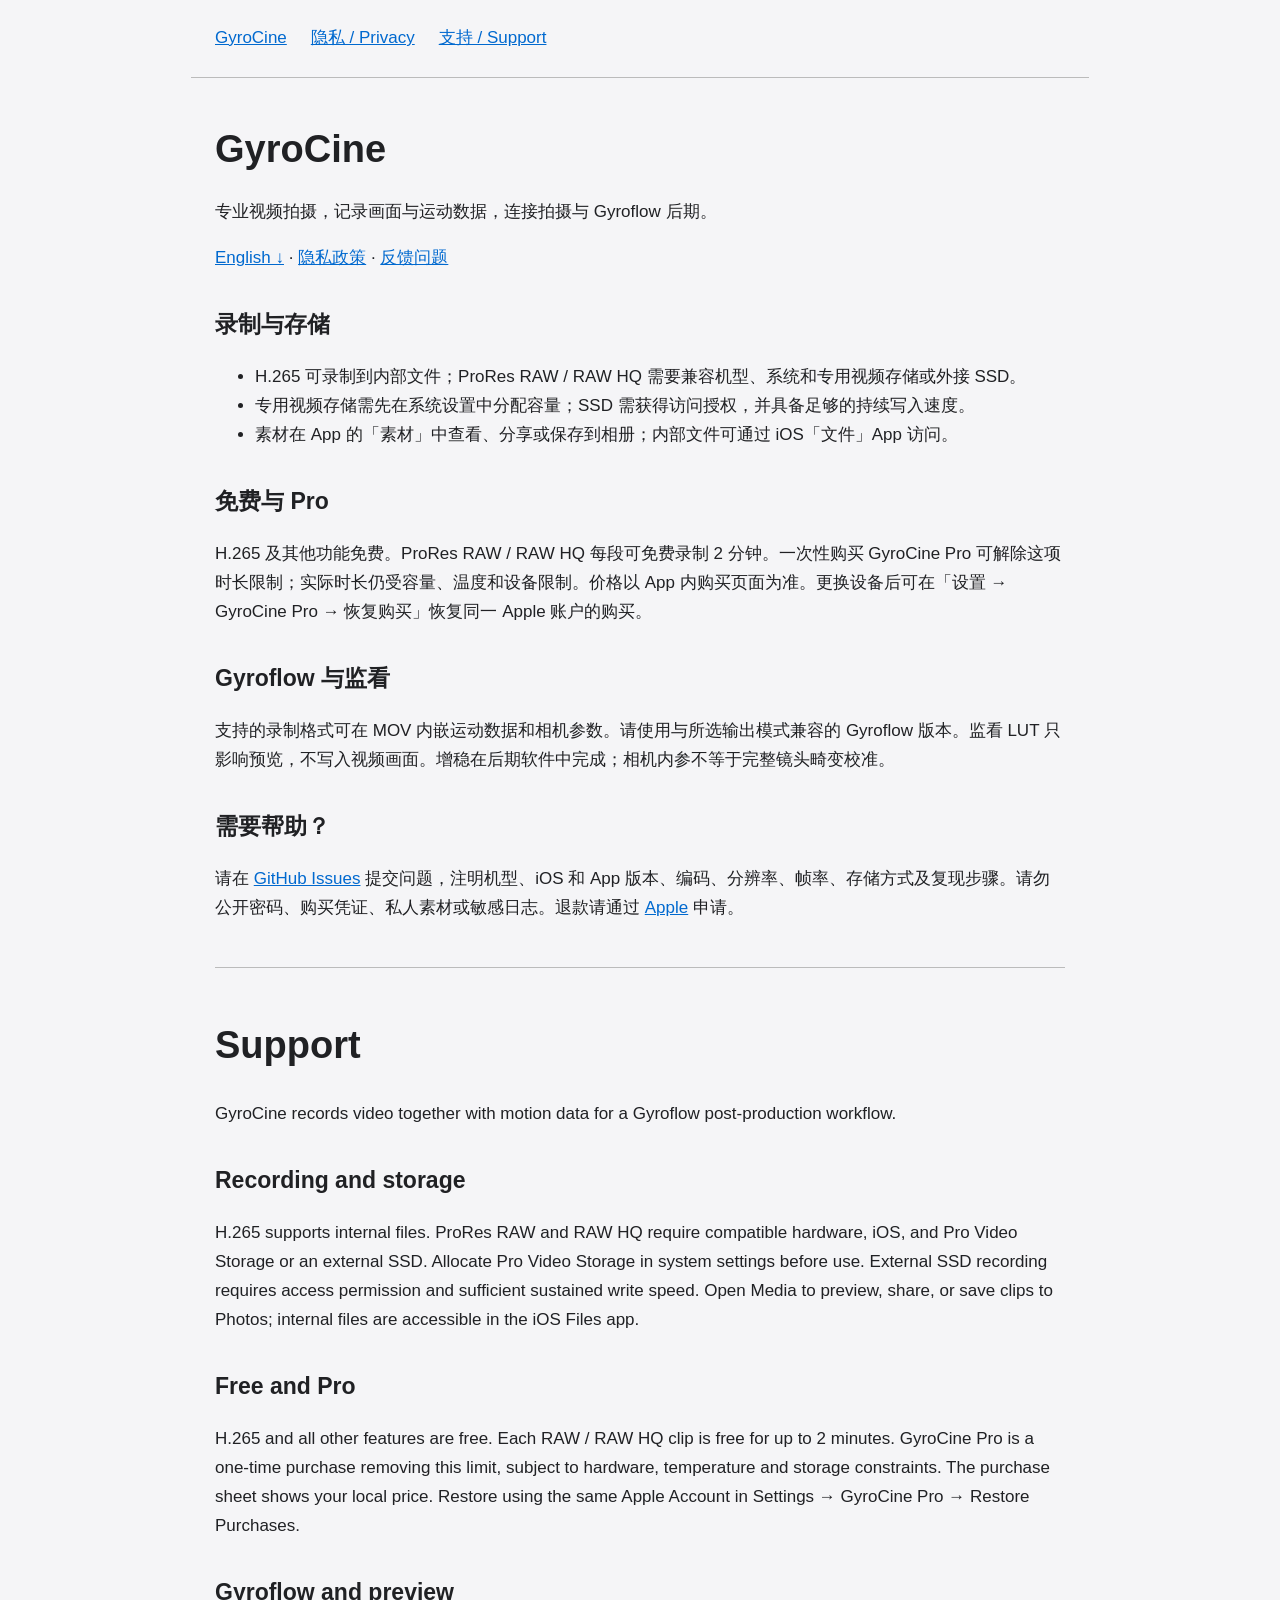
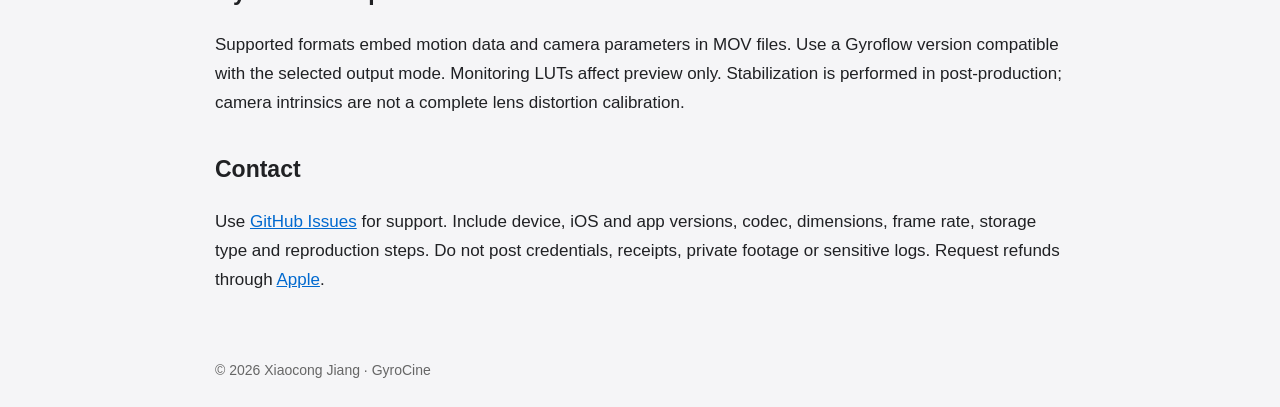
<file: docs/index.html>
<!doctype html>
<html lang="zh-CN"><head><meta charset="utf-8"><meta name="viewport" content="width=device-width, initial-scale=1"><title>GyroCine — 支持 / Support</title><meta name="description" content="GyroCine camera support and privacy information"><link rel="stylesheet" href="style.css"></head><body><nav><a href="index.html">GyroCine</a><a href="privacy.html">隐私 / Privacy</a><a href="https://github.com/ydsf16/gyro_cine/issues">支持 / Support</a></nav><main><h1>GyroCine</h1><p>专业视频拍摄，记录画面与运动数据，连接拍摄与 Gyroflow 后期。</p><p><a href="#english">English ↓</a> · <a href="privacy.html">隐私政策</a> · <a href="https://github.com/ydsf16/gyro_cine/issues">反馈问题</a></p><h2>录制与存储</h2><ul><li>H.265 可录制到内部文件；ProRes RAW / RAW HQ 需要兼容机型、系统和专用视频存储或外接 SSD。</li><li>专用视频存储需先在系统设置中分配容量；SSD 需获得访问授权，并具备足够的持续写入速度。</li><li>素材在 App 的「素材」中查看、分享或保存到相册；内部文件可通过 iOS「文件」App 访问。</li></ul><h2>免费与 Pro</h2><p>H.265 及其他功能免费。ProRes RAW / RAW HQ 每段可免费录制 2 分钟。一次性购买 GyroCine Pro 可解除这项时长限制；实际时长仍受容量、温度和设备限制。价格以 App 内购买页面为准。更换设备后可在「设置 → GyroCine Pro → 恢复购买」恢复同一 Apple 账户的购买。</p><h2>Gyroflow 与监看</h2><p>支持的录制格式可在 MOV 内嵌运动数据和相机参数。请使用与所选输出模式兼容的 Gyroflow 版本。监看 LUT 只影响预览，不写入视频画面。增稳在后期软件中完成；相机内参不等于完整镜头畸变校准。</p><h2>需要帮助？</h2><p>请在 <a href="https://github.com/ydsf16/gyro_cine/issues">GitHub Issues</a> 提交问题，注明机型、iOS 和 App 版本、编码、分辨率、帧率、存储方式及复现步骤。请勿公开密码、购买凭证、私人素材或敏感日志。退款请通过 <a href="https://reportaproblem.apple.com/">Apple</a> 申请。</p><section id="english" class="lang" lang="en"><h1>Support</h1><p>GyroCine records video together with motion data for a Gyroflow post-production workflow.</p><h2>Recording and storage</h2><p>H.265 supports internal files. ProRes RAW and RAW HQ require compatible hardware, iOS, and Pro Video Storage or an external SSD. Allocate Pro Video Storage in system settings before use. External SSD recording requires access permission and sufficient sustained write speed. Open Media to preview, share, or save clips to Photos; internal files are accessible in the iOS Files app.</p><h2>Free and Pro</h2><p>H.265 and all other features are free. Each RAW / RAW HQ clip is free for up to 2 minutes. GyroCine Pro is a one-time purchase removing this limit, subject to hardware, temperature and storage constraints. The purchase sheet shows your local price. Restore using the same Apple Account in Settings → GyroCine Pro → Restore Purchases.</p><h2>Gyroflow and preview</h2><p>Supported formats embed motion data and camera parameters in MOV files. Use a Gyroflow version compatible with the selected output mode. Monitoring LUTs affect preview only. Stabilization is performed in post-production; camera intrinsics are not a complete lens distortion calibration.</p><h2>Contact</h2><p>Use <a href="https://github.com/ydsf16/gyro_cine/issues">GitHub Issues</a> for support. Include device, iOS and app versions, codec, dimensions, frame rate, storage type and reproduction steps. Do not post credentials, receipts, private footage or sensitive logs. Request refunds through <a href="https://reportaproblem.apple.com/">Apple</a>.</p></section></main><footer>© 2026 Xiaocong Jiang · GyroCine</footer></body></html>
</file>
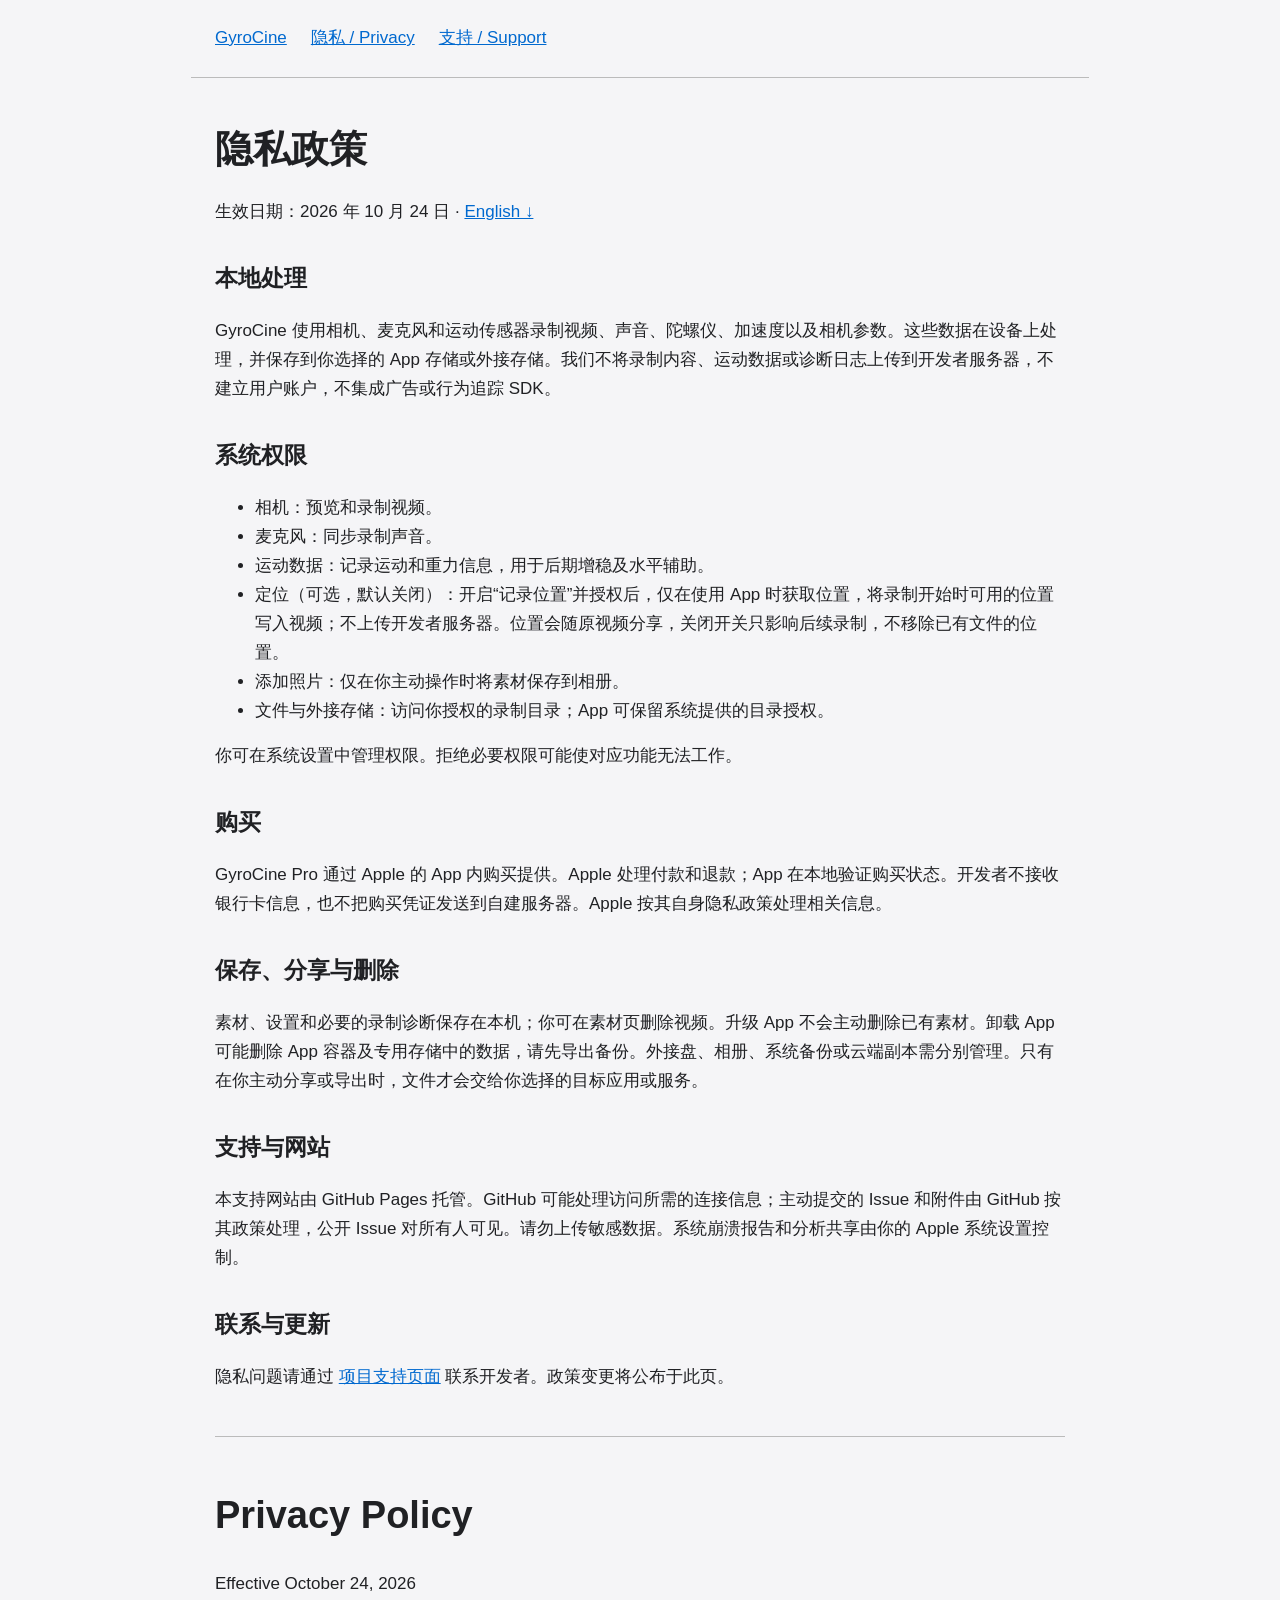
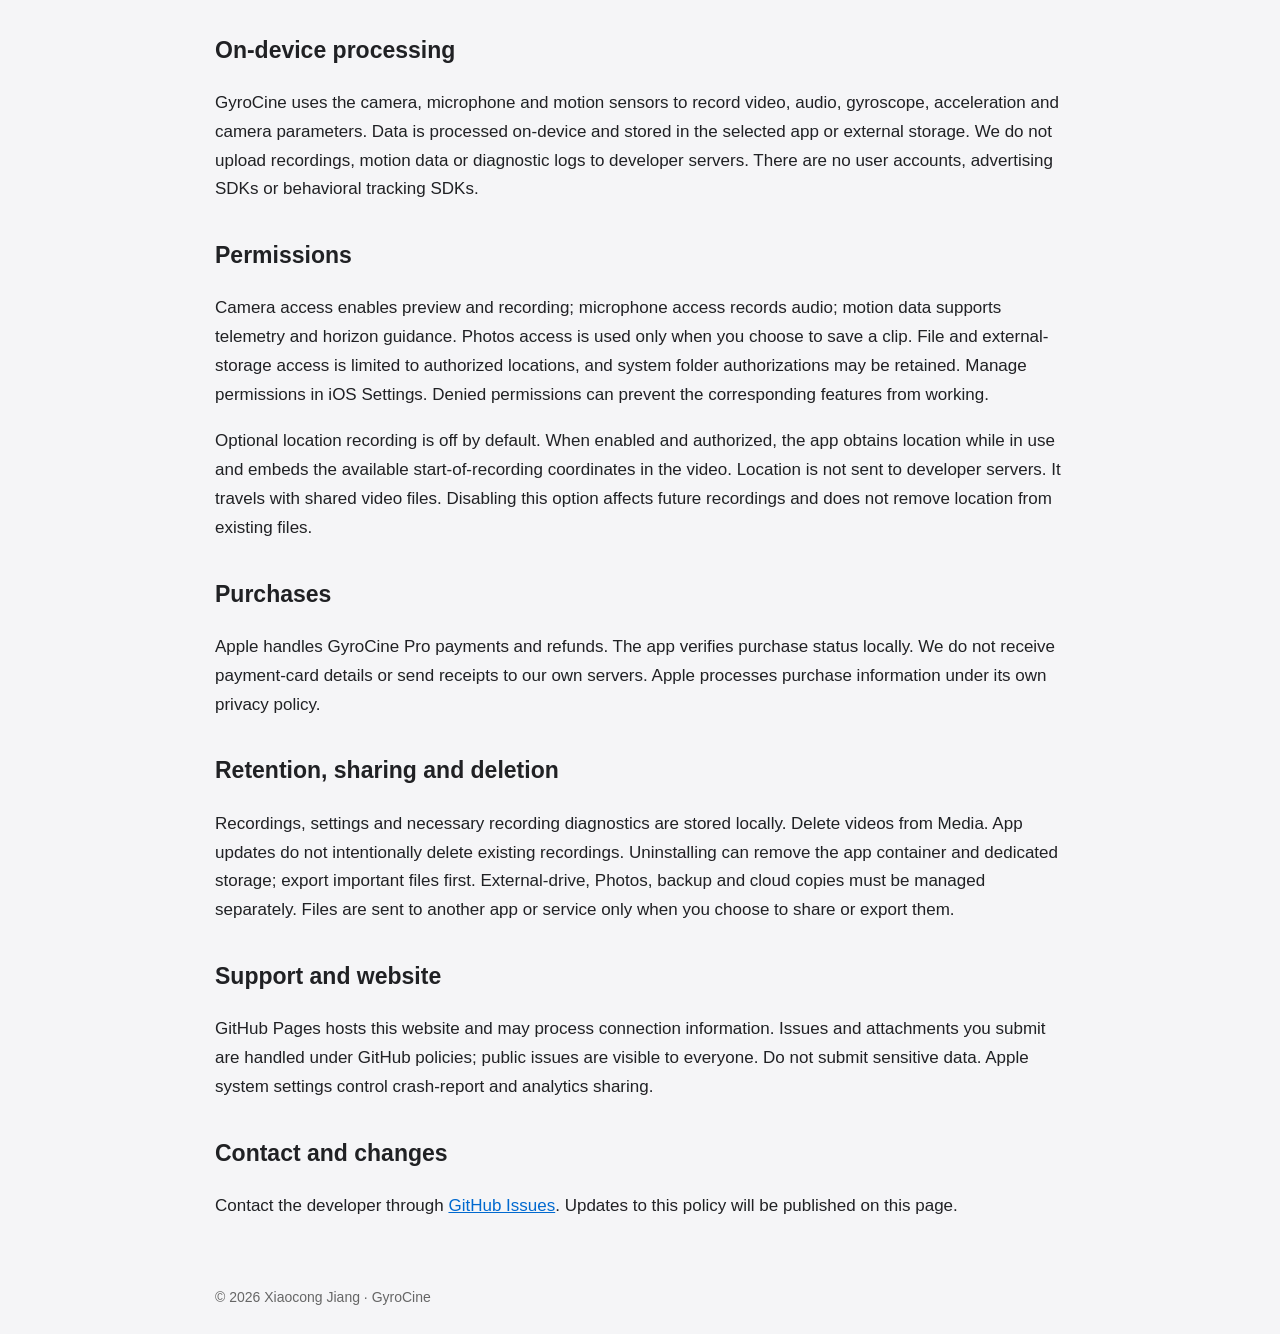
<file: docs/privacy.html>
<!doctype html>
<html lang="zh-CN"><head><meta charset="utf-8"><meta name="viewport" content="width=device-width, initial-scale=1"><title>GyroCine — 隐私政策 / Privacy Policy</title><meta name="description" content="GyroCine camera support and privacy information"><link rel="stylesheet" href="style.css"></head><body><nav><a href="index.html">GyroCine</a><a href="privacy.html">隐私 / Privacy</a><a href="https://github.com/ydsf16/gyro_cine/issues">支持 / Support</a></nav><main><h1>隐私政策</h1><p>生效日期：2026 年 10 月 24 日 · <a href="#english">English ↓</a></p><h2>本地处理</h2><p>GyroCine 使用相机、麦克风和运动传感器录制视频、声音、陀螺仪、加速度以及相机参数。这些数据在设备上处理，并保存到你选择的 App 存储或外接存储。我们不将录制内容、运动数据或诊断日志上传到开发者服务器，不建立用户账户，不集成广告或行为追踪 SDK。</p><h2>系统权限</h2><ul><li>相机：预览和录制视频。</li><li>麦克风：同步录制声音。</li><li>运动数据：记录运动和重力信息，用于后期增稳及水平辅助。</li><li>定位（可选，默认关闭）：开启“记录位置”并授权后，仅在使用 App 时获取位置，将录制开始时可用的位置写入视频；不上传开发者服务器。位置会随原视频分享，关闭开关只影响后续录制，不移除已有文件的位置。</li><li>添加照片：仅在你主动操作时将素材保存到相册。</li><li>文件与外接存储：访问你授权的录制目录；App 可保留系统提供的目录授权。</li></ul><p>你可在系统设置中管理权限。拒绝必要权限可能使对应功能无法工作。</p><h2>购买</h2><p>GyroCine Pro 通过 Apple 的 App 内购买提供。Apple 处理付款和退款；App 在本地验证购买状态。开发者不接收银行卡信息，也不把购买凭证发送到自建服务器。Apple 按其自身隐私政策处理相关信息。</p><h2>保存、分享与删除</h2><p>素材、设置和必要的录制诊断保存在本机；你可在素材页删除视频。升级 App 不会主动删除已有素材。卸载 App 可能删除 App 容器及专用存储中的数据，请先导出备份。外接盘、相册、系统备份或云端副本需分别管理。只有在你主动分享或导出时，文件才会交给你选择的目标应用或服务。</p><h2>支持与网站</h2><p>本支持网站由 GitHub Pages 托管。GitHub 可能处理访问所需的连接信息；主动提交的 Issue 和附件由 GitHub 按其政策处理，公开 Issue 对所有人可见。请勿上传敏感数据。系统崩溃报告和分析共享由你的 Apple 系统设置控制。</p><h2>联系与更新</h2><p>隐私问题请通过 <a href="https://github.com/ydsf16/gyro_cine/issues">项目支持页面</a> 联系开发者。政策变更将公布于此页。</p><section id="english" class="lang" lang="en"><h1>Privacy Policy</h1><p>Effective October 24, 2026</p><h2>On-device processing</h2><p>GyroCine uses the camera, microphone and motion sensors to record video, audio, gyroscope, acceleration and camera parameters. Data is processed on-device and stored in the selected app or external storage. We do not upload recordings, motion data or diagnostic logs to developer servers. There are no user accounts, advertising SDKs or behavioral tracking SDKs.</p><h2>Permissions</h2><p>Camera access enables preview and recording; microphone access records audio; motion data supports telemetry and horizon guidance. Photos access is used only when you choose to save a clip. File and external-storage access is limited to authorized locations, and system folder authorizations may be retained. Manage permissions in iOS Settings. Denied permissions can prevent the corresponding features from working.</p><p>Optional location recording is off by default. When enabled and authorized, the app obtains location while in use and embeds the available start-of-recording coordinates in the video. Location is not sent to developer servers. It travels with shared video files. Disabling this option affects future recordings and does not remove location from existing files.</p><h2>Purchases</h2><p>Apple handles GyroCine Pro payments and refunds. The app verifies purchase status locally. We do not receive payment-card details or send receipts to our own servers. Apple processes purchase information under its own privacy policy.</p><h2>Retention, sharing and deletion</h2><p>Recordings, settings and necessary recording diagnostics are stored locally. Delete videos from Media. App updates do not intentionally delete existing recordings. Uninstalling can remove the app container and dedicated storage; export important files first. External-drive, Photos, backup and cloud copies must be managed separately. Files are sent to another app or service only when you choose to share or export them.</p><h2>Support and website</h2><p>GitHub Pages hosts this website and may process connection information. Issues and attachments you submit are handled under GitHub policies; public issues are visible to everyone. Do not submit sensitive data. Apple system settings control crash-report and analytics sharing.</p><h2>Contact and changes</h2><p>Contact the developer through <a href="https://github.com/ydsf16/gyro_cine/issues">GitHub Issues</a>. Updates to this policy will be published on this page.</p></section></main><footer>© 2026 Xiaocong Jiang · GyroCine</footer></body></html>
</file>
<file: docs/style.css>
html{color-scheme:light dark;font:17px/1.7 -apple-system,BlinkMacSystemFont,"Segoe UI",sans-serif;background:#f5f5f7;color:#202124}body{margin:0}main,nav,footer{max-width:850px;margin:auto;padding:24px}nav{display:flex;gap:24px;border-bottom:1px solid #bbb}a{color:#0069cf}h1{font-size:38px;line-height:1.2}h2{font-size:23px;margin-top:32px}.note{background:#e8edf3;padding:18px;border-radius:14px}.lang{border-top:1px solid #bbb;margin-top:44px;padding-top:24px}footer{font-size:14px;color:#666}@media(prefers-color-scheme:dark){html{background:#151619;color:#eee}a{color:#79b7ff}.note{background:#252b35}footer{color:#bbb}}
</file>
